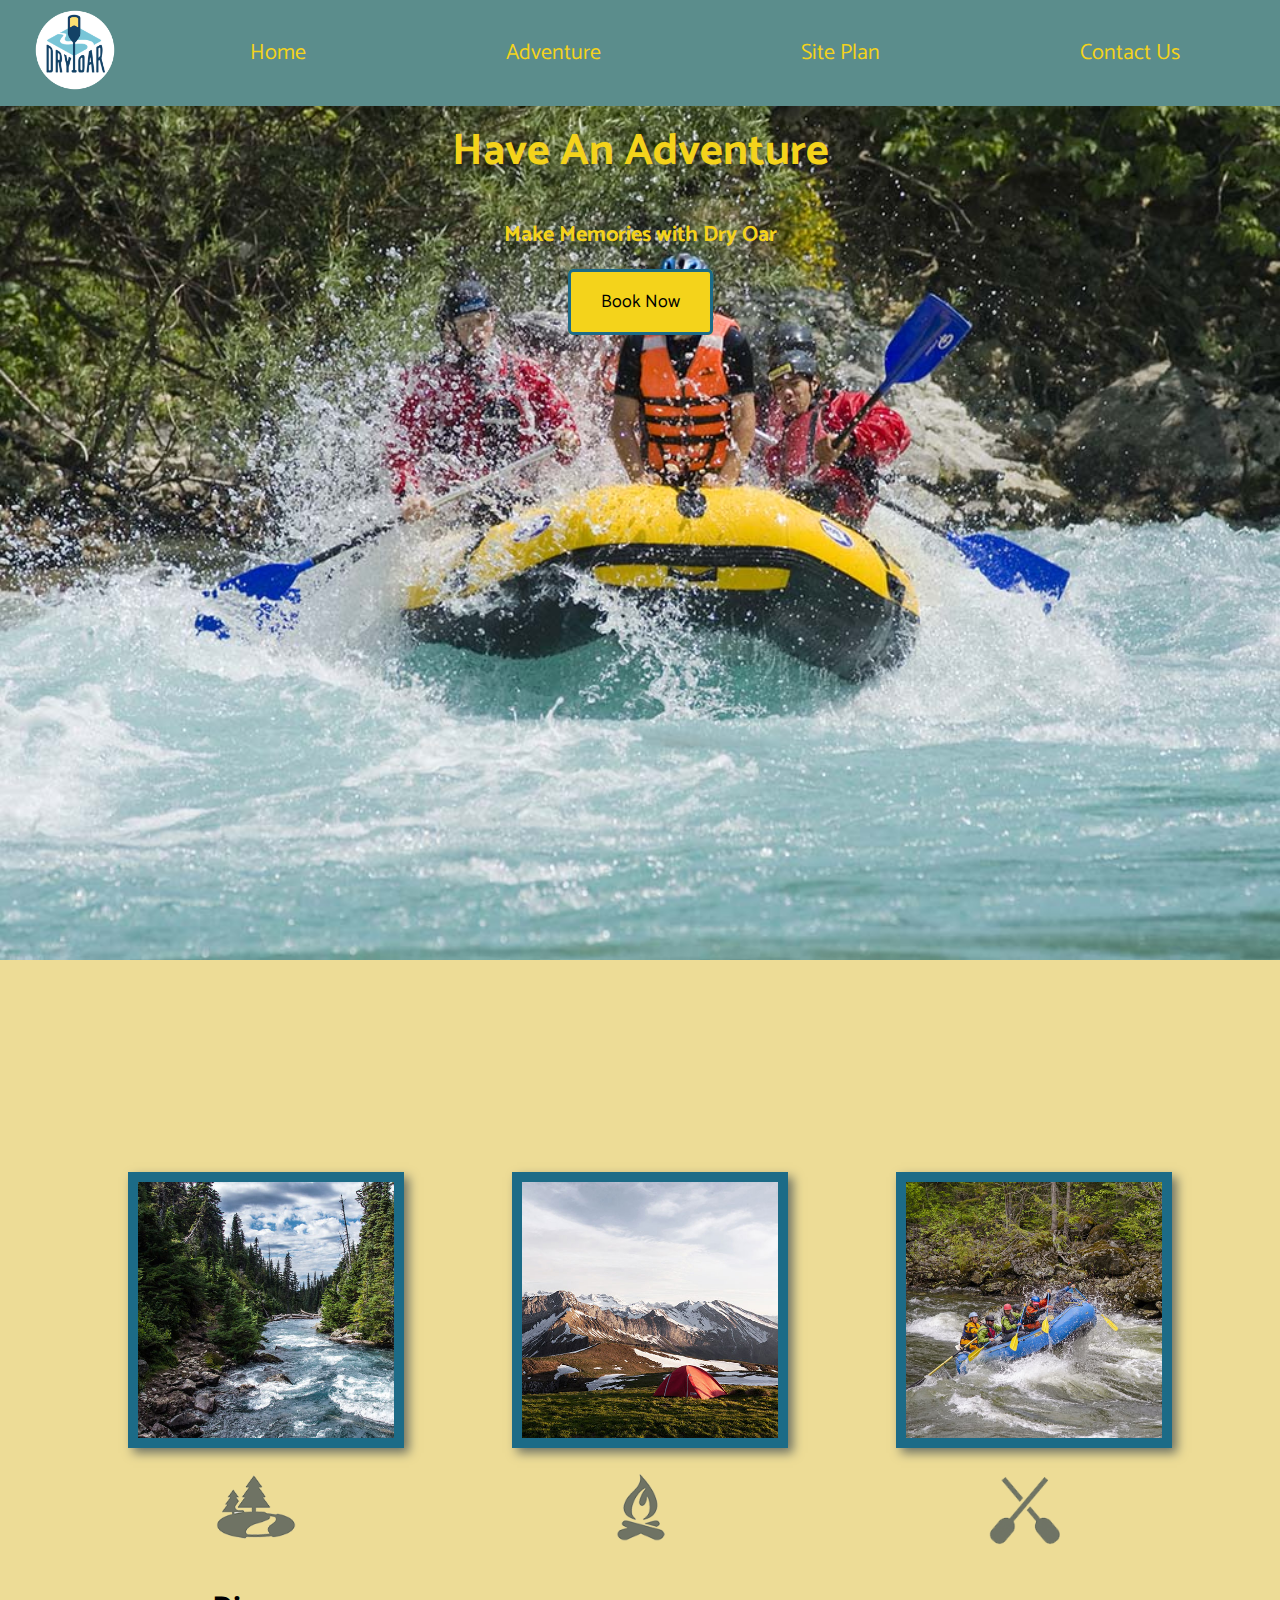
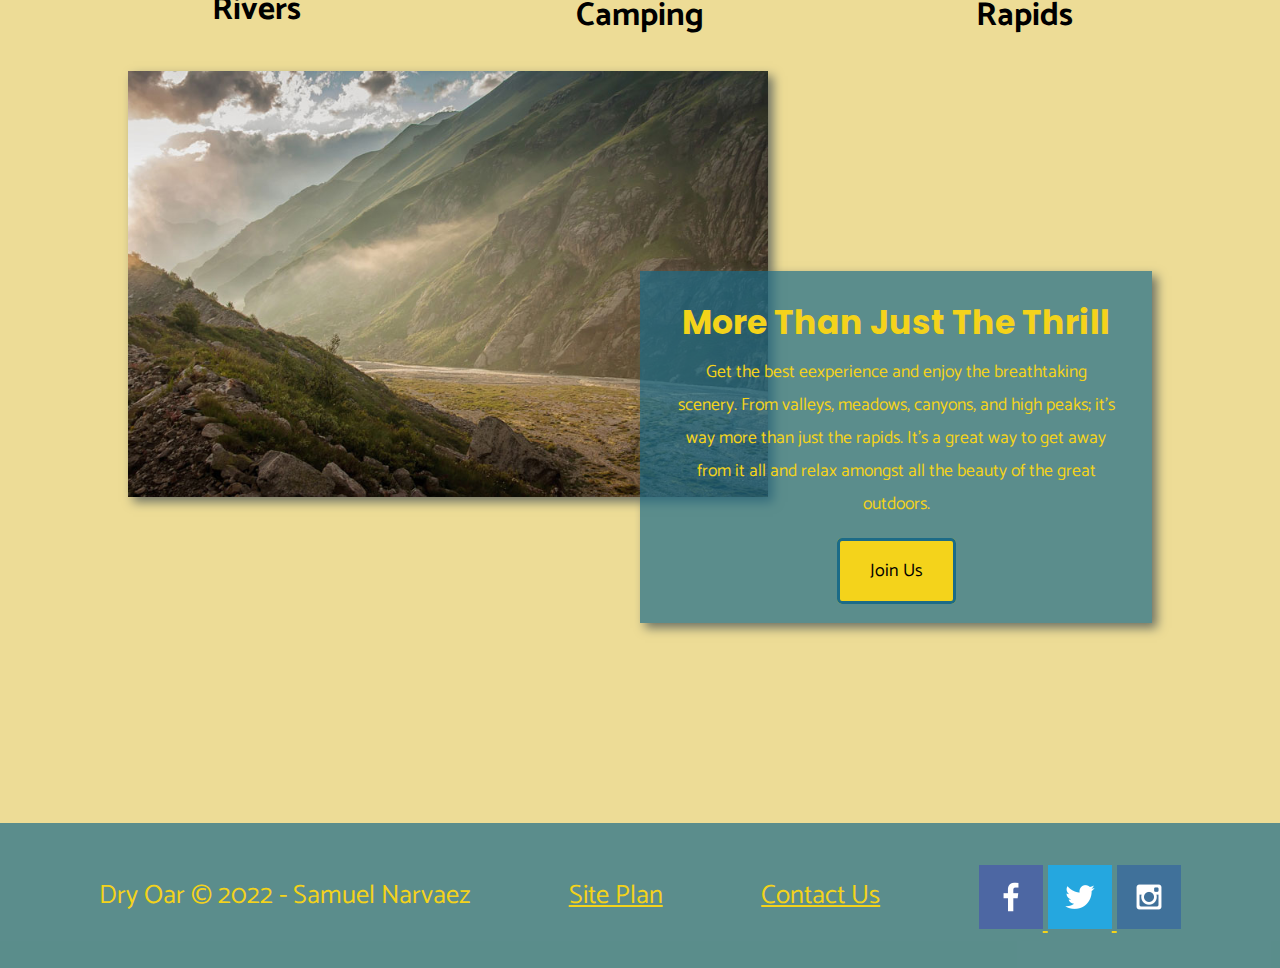
<file: index.html>
<!DOCTYPE html>
<html lang="en">
<head>
    <meta charset="UTF-8">
    <meta http-equiv="X-UA-Compatible" content="IE=edge">
    <meta name="viewport" content="width=device-width, initial-scale=1.0">
    <title>Whitewater Rafting Adventure | Book Dry Oar Experience | Home </title>
    <link rel="stylesheet" href="styles/wwr.css">
</head>
<body>
    
<header>
        <a id="logo_link" href="index.html">
            <img class="logo" src="images/logo.png" alt="Dry Oar Logo">
        </a>
        <nav>
            <a href="index.html">Home</a>
            <a href="adventure.html">Adventure</a>
            <a href="site-plan-rafting.html">Site Plan</a>
            <a href="contactus.html">Contact Us</a>
        </nav>
</header>
<div id="hero">
    <div id="hero-box">
        <img id="hero-img" src="images/hero.png" alt="People enjoying rafting">
    </div>
    <section id="hero-msg">
        <h1 class="home-title">Have An Adventure</h1>
        <h4>Make Memories with Dry Oar </h4>
        <div class='button-box'>
            <a class='book' href="contactus.html">Book Now</a>
        </div>
    </section>
</div>
<main class="home-grid">
    <section class="rivers-card">
        <img class="card-img" src="images/rivers.jpg" alt="river in forest">
        <img class="icon" src="images/river_icon.png" alt="river icon">
        <h2>Rivers</h2>
    </section>
    <section class="camping-card">
        <img class="card-img" src="images/camping.jpg" alt="tent in mountains">
        <img class="icon" src="images/fire_icon.png" alt="fire icon">
        <h2>Camping</h2>
    </section>
    <section class="rapids-card">
        <img class="card-img" src="images/rapids.jpg" alt="rafting boat">
        <img class="icon" src="images/oars.png" alt="oars icon">
        <h2>Rapids</h2>
    </section>
    <img class="mountains" src="images/mountains.jpg" alt="Misty mountains">
    <section class="msg">
        <h2>More Than Just The Thrill</h2>
        <p>Get the best eexperience and enjoy the breathtaking scenery. From valleys, meadows, canyons, and high peaks; it's way more than just the rapids. It's a great way to get away from it all and relax amongst all the beauty of the great outdoors. </p>
        <a class='join' href="adventure.html">Join Us</a>
    </section>



</main>

<footer>
    <p>Dry Oar &copy; 2022 - Samuel Narvaez</p>
    <p><a href="site-plan-rafting.html">Site Plan</a></p>
    <p><a href="contactus.html">Contact Us</a></p>
    <div class="social">
        <a href="https://facebook.com">
            <img src="images/facebook.png" alt="fb icon">
        </a>
        <a href="https://twitter.com">
            <img src="images/twitter.png" alt="twitter icon">
        </a>
        <a href="https://instagram.com">
            <img src="images/instagram.png" alt="instagram icon">
        </a>
    </div>
</footer>
</div>
</body>

</html>
</file>
<file: styles/wwr.css>
@import url('https://fonts.googleapis.com/css2?family=Catamaran&family=Permanent+Marker&family=Poppins&family=Source+Serif+4:opsz@8..60&display=swap');

header {
    display: grid;
    grid-template-columns: 150px auto;
    background-color: rgba(28,107,135, .7);
}
.logo {
    width: 80px;
}
#logo_link {
    padding-top: 5px;
    justify-self: center;
    align-self: center;
}
#content {
    max-width: 1600px;
    margin: 0 auto;
}
nav a {
    text-align: center;
    color: #F4D31B;
    text-decoration: none;
    padding: 35px;
}
nav a:hover {
    background-color: #F4D31B;
    color: #1C6B87;
}
nav {
    display: flex;
    justify-content: space-around;
}
.home-title {
    font-size: 2em;
    margin-top: 10px;
    font-family: 'Permanent Marker', 'Catamaran', 'Poppins';
}
.home-title {
    color: #1C6B87;
}
h4 {
    color: #1C6B87;
}
#hero{
    display: grid;
    grid-template-columns: 1fr 3fr 1fr;
}
#hero-box{
    grid-column: 1/4;
    grid-row: 1/3;
}
#hero-msg{
    grid-column: 2/3;
    grid-row: 1/2;
}
#hero-msg h1, #hero-msg h4 {
    text-align: center;
    color: #F4D31B;
}
#hero-img {
    width: 100%;
}
.button-box{
    text-align: center;
}
.home-grid {
    display: grid;
    grid-template-columns: 1fr 1fr 1fr 1fr 1fr 1fr 1fr 1fr 1fr 1fr ;
    text-align: center;
    box-sizing: border-box;
}
.card-img {
    border: solid #1C6B87 10px;
    width: 100%;
    transition: .5s;
    box-shadow: 5px 5px 10px #6f7364;
}
.card-img:hover{
    opacity: .6;
    transform: scale(1.1);
}
.icon {
    width: 80px;
    padding-top: 10px;
}
.rivers-card {
    margin-top: 200px;
    grid-column: 2/4;
    grid-row: 2/3;
}
.camping-card {
    margin-top: 200px;
    grid-column: 5/7;
    grid-row: 2/3;
}
.rapids-card {
    margin-top: 200px;
    grid-column: 8/10;
    grid-row: 2/3;
}
.mountains {
    width: 100%;
    grid-column: 2/7;
    grid-row: 5/8;
    box-shadow: 5px 5px 10px #6f7364;
}
#background {
    height: 725px;
    background-color: #BC942D;
    margin-bottom: 75px;
    grid-column: 1/11;
    grid-row: 4/9;
}
body {
    background-color: #EDDC96;
    font-family: 'Catamaran', 'Source serif 4', 'Poppins';
    font-size: 22px;
    margin: 0;
    padding: 0;
}
.book, .join {
    background-color: #F4D31B;
    color: black;
    text-decoration: none;
    font-size: 18px;
    padding: 15px 30px;
    margin-top: 50px;
    border: solid #1C6B87;
    border-radius: 5px;
}
.book:hover, .join:hover {
    background-color:#1C6B87;
    color:  #F4D31B;
}
.msg {
    background-color: rgba(28,107,135, .7);
    line-height: 1.5em;
    padding: 35px;
    margin-top: 200px;
    grid-column: 6/10;
    grid-row: 5/6;
    box-shadow: 5px 5px 10px #6f7364;
}
.msg h2 {
    color: #F4D31B;
    margin: 0;
    font-family: 'Permanent Marker', 'Poppins', 'Source serif 4';
}
.msg p {
    color: #F4D31B;
    font-size: .8em;
    padding-bottom: 15px;
}
footer {
    background-color: rgba(28,107,135, .7);
    padding: 25px 50px;
    margin-top: 200px;
    display: flex;
    justify-content: space-around;
    align-items: center;
}
footer p {
    font-size: 1.2em;
    color: #F4D31B;
}
footer p a:hover {
    text-decoration: underline;
}   
footer h3 {
    color: #F4D31B;
}
footer a {
    color: #F4D31B;
}
footer a:hover {
    color: #D2DDBB;
    text-decoration: none;
}
footer .social img {
    padding-top: 15px; 
}
/* END OF HOME PAGE CSS */

/* BEGGINING OF RIVERS CSS */
#river-hero {
    display: grid;
    grid-template-columns: 1fr 3fr 1fr;
}
#river-box {
    grid-column: 1/4;
    grid-row: 1/3;
}
#river-banner-img {
    width: 100%;
}
#river-msg{
    grid-column: 2/3;
    grid-row: 1/2;
    text-align: center;
    color: #F4D31B;
    font-family: 'Permanent Marker', 'Poppins', 'Source serif 4';
}
.river-button-box {
    text-align: center;
}
.river-book, .river-join {
    background-color: #F4D31B;
    color: black;
    text-decoration: none;
    font-size: 18px;
    padding: 15px 30px;
    margin-top: 50px;
    border: solid #1C6B87;
    border-radius: 5px;
}
.salmon-river{
    display: grid;
    grid-template-columns: 1fr 1fr 1fr 1fr 1fr;
 
}
#salmon-river-header{
    text-align: center;
    grid-column: 1/6;
}
.salmon-img1 {
    margin-left: 5%;
    grid-row: 2/3;
    box-shadow: 5px 5px 10px #6f7364;
}
#salmon-p1 {
    margin-top: 10%;
    margin-right: 15%;
    margin-left: 10%;
    grid-column: 2/6;
}
.salmon-img2 {
    margin-left: -30%;
    grid-row: 3/4;
    grid-column: 4/6;
    box-shadow: 5px 5px 10px #6f7364;
}
#salmon-p2 {
    margin-top: 15%;
    margin-left: 15%;

    grid-column: 1/3;
    grid-row: 3/4;
}
.salmon-img3 {
    margin-left: 5%;
    grid-row: 5/6;
    grid-column: 1/2;
    box-shadow: 5px 5px 10px #6f7364;
}
#salmon-p3 {
    margin-top: 10%;
    margin-left: 10%;
    margin-right: 15%;
    grid-column: 2/6;
    grid-row: 5/6;
}
.desolation-river{
    display: grid;
    grid-template-columns: 1fr 1fr 1fr 1fr 1fr;
 
}
#desolation-river-header{
    text-align: center;
    margin-top: 10%;
    margin-bottom: 0%;
    
    grid-column: 1/6;
}
.desolation-img1 {
    margin-top: 5%;
    margin-left: 35%;
    width: 99%;
    height: 50%;
    box-shadow: 5px 5px 10px #6f7364;
}
#desolation-p1 {
    margin-top: 5%;
    margin-left: 25%;
    margin-right: 10%;
    grid-column: 2/6;
    grid-row: 2/6;

}
#desolation-p2 {
    margin-top: 30%;
    margin-left: 25%;
    margin-right: 10%;
    grid-column: 2/6;
    grid-row: 2/6;

}
.desolation-img2 {
    margin-top: -55%;
    margin-left: 35%;
    box-shadow: 5px 5px 10px #6f7364;
}
.desolation-img3 {
    grid-column: 4/5;
    grid-row: 3/4;
    margin-top: -55%;
    box-shadow: 5px 5px 10px #6f7364;
}
.grand-canyon {
    display: grid;
    grid-template-columns: 1fr 1fr 1fr 1fr 1fr;
 
}
#grand-canyon-header{
    text-align: center;
    margin-bottom: 0%;
    grid-column: 1/6;
}
#grand-canyon-p1 {
    margin-left: 20%;
    margin-right: 20%;
    grid-column: 1/6;
    grid-row: 2/3;
}
.grand-canyon-img1 {
    margin-left: 15%;
    grid-row: 3/4;
    grid-column: 1/2;
    box-shadow: 5px 5px 10px #6f7364;
}
.grand-canyon-img2 {
    grid-row: 3/4;
    grid-column: 5/6;
    width: 80%;
    height: 59%;
    box-shadow: 5px 5px 10px #6f7364;
}
#grand-canyon-p2 {
    margin-left: 40%;
    margin-right: 10%;
    margin-top: -40%;
    grid-column: 1/2;
    grid-row: 4/6;
}
.grand-canyon-img3 {
    margin-top: -30%;
    margin-bottom: 10%;
    margin-left: -40%;
    grid-row: 5/6;
    grid-column: 5/6;
    box-shadow: 5px 5px 10px #6f7364;
}
#river-msg-header{
    text-align: center;
    color: #1C6B87;
    font-family: 'Permanent Marker', 'Poppins', 'Source serif 4';
}

@media screen and (max-width: 900px) {
    #hero, .home-grid {
        display: block;
        height: auto;
    }
    nav, footer {
        flex-direction: column;
    }
    nav a {
        display: block;
        padding: 15px;
    }
    #hero {
        margin-top: 0;
    }
    #hero-msg {
        margin-top: 0;
    }
    #hero-msg h4 {
        display: none;
    }
    .home-title {
        font-size: 25px;
        color: #6f7364;
    }
    .rivers-card, .camping-card, .rapids-card { 
        margin: 50px auto;
        width: 60%;
    }
    #background {
        display: none;
    }
    .mountains, .msg {
        width: 80%;
        display: block;
        margin: 0 auto;
    }
    footer {
        margin-top: 25px;
    }
}
</file>
